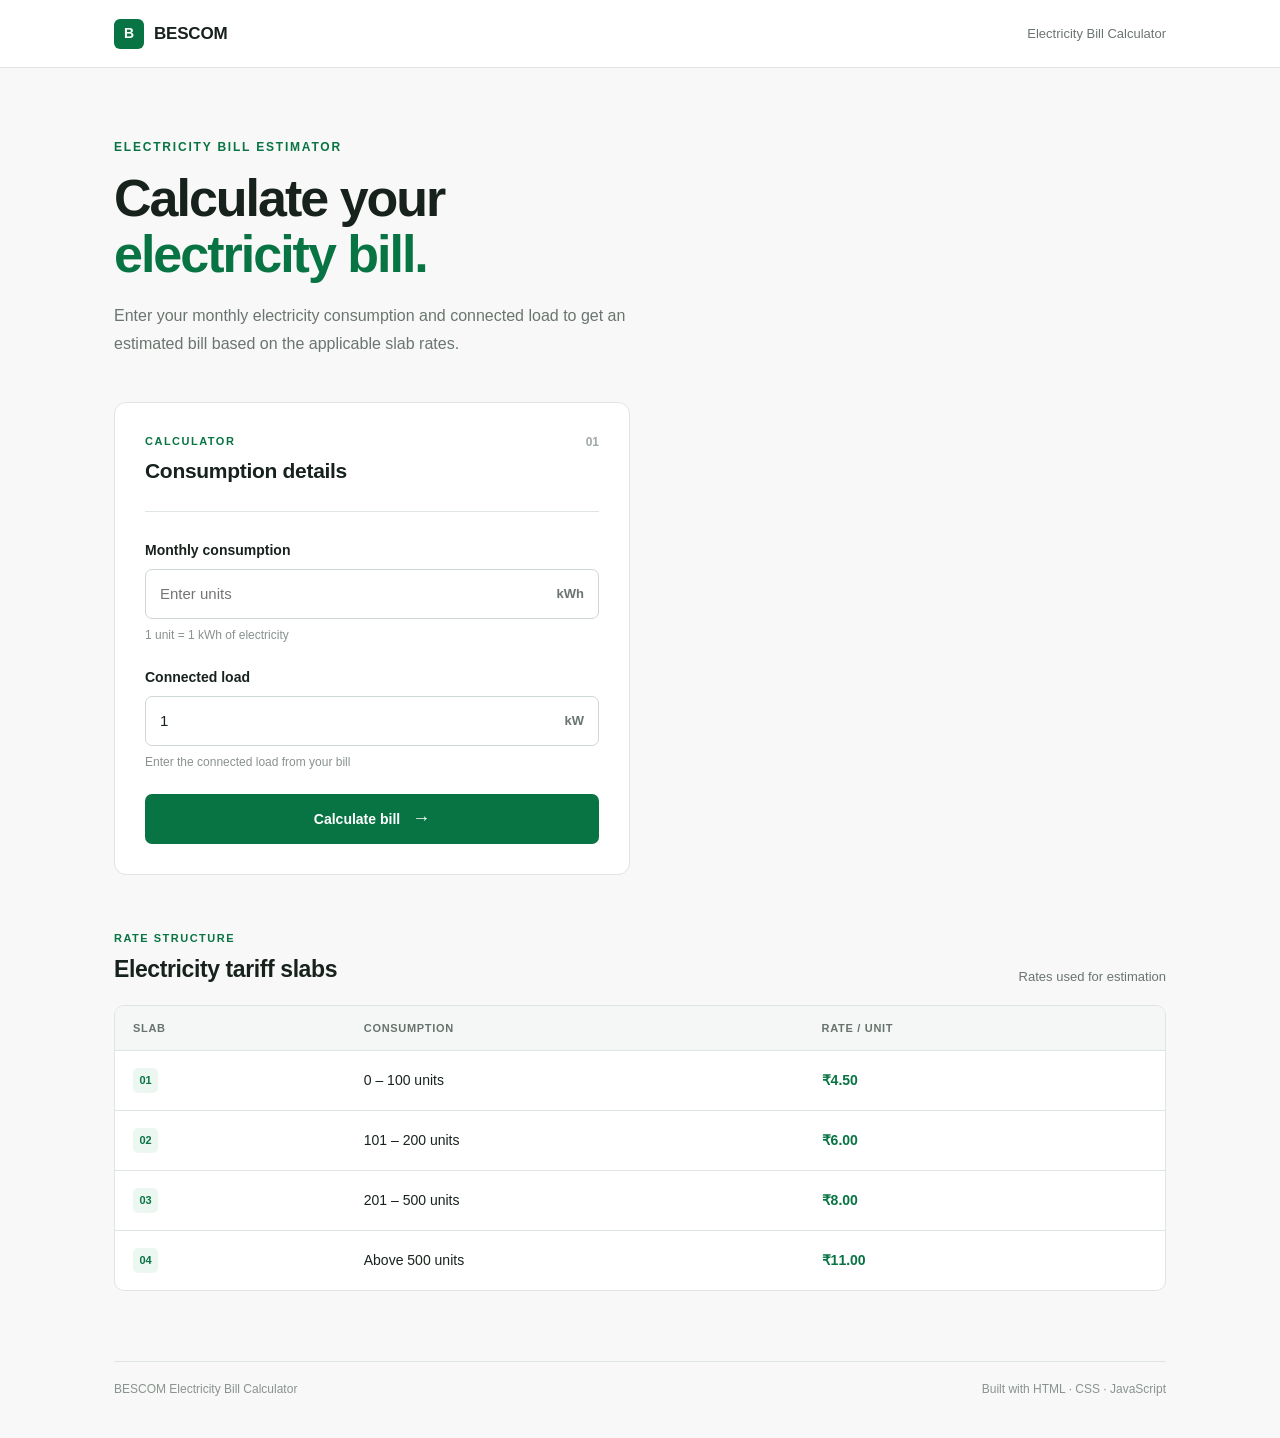
<file: index.html>
<!DOCTYPE html>
<html lang="en">

<head>

    <meta charset="UTF-8">

    <meta name="viewport" content="width=device-width, initial-scale=1.0">

    <title>BESCOM Electricity Bill Calculator</title>

    <link rel="stylesheet" href="style.css">

</head>


<body>

    <!-- Navigation -->

    <nav class="navbar">

        <div class="nav-container">

            <div class="brand">
                <span class="brand-mark">B</span>
                <span>BESCOM</span>
            </div>

            <span class="nav-label">
                Electricity Bill Calculator
            </span>

        </div>

    </nav>


    <!-- Main -->

    <main class="container">


        <!-- Page heading -->

        <section class="hero">

            <p class="eyebrow">ELECTRICITY BILL ESTIMATOR</p>

            <h1>
                Calculate your<br>
                <span>electricity bill.</span>
            </h1>

            <p class="hero-text">
                Enter your monthly electricity consumption and connected
                load to get an estimated bill based on the applicable slab rates.
            </p>

        </section>



        <!-- Calculator -->

        <section class="calculator-layout">


            <!-- Input card -->

            <div class="card calculator-card">

                <div class="card-header">

                    <div>

                        <p class="section-label">CALCULATOR</p>

                        <h2>Consumption details</h2>

                    </div>

                    <div class="card-number">
                        01
                    </div>

                </div>


                <div class="form">


                    <!-- Units -->

                    <div class="field">

                        <label for="units">
                            Monthly consumption
                        </label>

                        <div class="input-container">

                            <input
                                type="number"
                                id="units"
                                placeholder="Enter units"
                                min="0"
                            >

                            <span>kWh</span>

                        </div>

                        <small>
                            1 unit = 1 kWh of electricity
                        </small>

                    </div>


                    <!-- Load -->

                    <div class="field">

                        <label for="load">
                            Connected load
                        </label>

                        <div class="input-container">

                            <input
                                type="number"
                                id="load"
                                placeholder="Enter load"
                                min="0"
                                step="0.1"
                                value="1"
                            >

                            <span>kW</span>

                        </div>

                        <small>
                            Enter the connected load from your bill
                        </small>

                    </div>


                    <button
                        id="calculateBtn"
                        class="calculate-button"
                    >

                        Calculate bill

                        <span>→</span>

                    </button>

                </div>

            </div>



            <!-- Result -->

            <div
                id="result"
                class="card result-card hidden"
            >

                <div class="card-header">

                    <div>

                        <p class="section-label">
                            ESTIMATED BILL
                        </p>

                        <h2>Your estimate</h2>

                    </div>

                    <div class="card-number">
                        02
                    </div>

                </div>


                <div class="total-section">

                    <span>Total payable</span>

                    <strong>
                        ₹<span id="totalBill">0</span>
                    </strong>

                </div>


                <div class="breakdown">


                    <div class="breakdown-row">

                        <span>
                            Energy charges
                        </span>

                        <strong>
                            ₹<span id="energyCharge">0</span>
                        </strong>

                    </div>


                    <div class="breakdown-row">

                        <span>
                            Fixed charges
                        </span>

                        <strong>
                            ₹<span id="fixedCharge">0</span>
                        </strong>

                    </div>


                    <div class="breakdown-row">

                        <span>
                            Consumption
                        </span>

                        <strong>
                            <span id="displayUnits">0</span> kWh
                        </strong>

                    </div>


                </div>


                <div class="result-note">

                    <span class="check">✓</span>

                    <p>
                        Calculation completed successfully.
                    </p>

                </div>


                <p class="disclaimer">

                    This is an estimated amount. Actual bills may vary
                    depending on taxes, adjustments, subsidies and other
                    applicable charges.

                </p>

            </div>


        </section>



        <!-- Tariff section -->

        <section class="tariff-section">

            <div class="tariff-heading">

                <div>

                    <p class="section-label">
                        RATE STRUCTURE
                    </p>

                    <h2>Electricity tariff slabs</h2>

                </div>

                <p>
                    Rates used for estimation
                </p>

            </div>


            <div class="table-wrapper">

                <table>

                    <thead>

                        <tr>

                            <th>
                                Slab
                            </th>

                            <th>
                                Consumption
                            </th>

                            <th>
                                Rate / unit
                            </th>

                        </tr>

                    </thead>


                    <tbody>

                        <tr>

                            <td>
                                <span class="slab-number">
                                    01
                                </span>
                            </td>

                            <td>
                                0 – 100 units
                            </td>

                            <td>
                                ₹4.50
                            </td>

                        </tr>


                        <tr>

                            <td>
                                <span class="slab-number">
                                    02
                                </span>
                            </td>

                            <td>
                                101 – 200 units
                            </td>

                            <td>
                                ₹6.00
                            </td>

                        </tr>


                        <tr>

                            <td>
                                <span class="slab-number">
                                    03
                                </span>
                            </td>

                            <td>
                                201 – 500 units
                            </td>

                            <td>
                                ₹8.00
                            </td>

                        </tr>


                        <tr>

                            <td>
                                <span class="slab-number">
                                    04
                                </span>
                            </td>

                            <td>
                                Above 500 units
                            </td>

                            <td>
                                ₹11.00
                            </td>

                        </tr>

                    </tbody>

                </table>

            </div>

        </section>


        <!-- Footer -->

        <footer>

            <div class="footer-line"></div>

            <div class="footer-content">

                <span>
                    BESCOM Electricity Bill Calculator
                </span>

                <span>
                    Built with HTML · CSS · JavaScript
                </span>

            </div>

        </footer>


    </main>


    <script src="script.js"></script>

</body>

</html>
</file>
<file: style.css>
/* =========================================
   RESET
========================================= */

* {
    margin: 0;
    padding: 0;
    box-sizing: border-box;
}


/* =========================================
   ROOT
========================================= */

:root {

    --green: #087443;
    --green-dark: #075b36;
    --green-light: #edf7f2;

    --text: #18221d;
    --muted: #6b756f;

    --border: #dfe5e1;

    --background: #f7f8f7;
    --white: #ffffff;

}


/* =========================================
   BODY
========================================= */

body {

    font-family:
        -apple-system,
        BlinkMacSystemFont,
        "Segoe UI",
        Roboto,
        Arial,
        sans-serif;

    background: var(--background);

    color: var(--text);

    line-height: 1.5;

}


/* =========================================
   NAVBAR
========================================= */

.navbar {

    height: 68px;

    background: var(--white);

    border-bottom: 1px solid var(--border);

}


.nav-container {

    max-width: 1100px;

    height: 100%;

    margin: auto;

    padding: 0 24px;

    display: flex;

    align-items: center;

    justify-content: space-between;

}


.brand {

    display: flex;

    align-items: center;

    gap: 10px;

    font-size: 17px;

    font-weight: 700;

    letter-spacing: -0.2px;

}


.brand-mark {

    width: 30px;

    height: 30px;

    display: flex;

    align-items: center;

    justify-content: center;

    background: var(--green);

    color: white;

    border-radius: 6px;

    font-size: 14px;

}


.nav-label {

    font-size: 13px;

    color: var(--muted);

}


/* =========================================
   MAIN CONTAINER
========================================= */

.container {

    max-width: 1100px;

    margin: auto;

    padding: 70px 24px 40px;

}


/* =========================================
   HERO
========================================= */

.hero {

    max-width: 650px;

    margin-bottom: 45px;

}


.eyebrow {

    font-size: 12px;

    font-weight: 700;

    letter-spacing: 1.8px;

    color: var(--green);

    margin-bottom: 14px;

}


.hero h1 {

    font-size: 52px;

    line-height: 1.08;

    letter-spacing: -2px;

    font-weight: 700;

    margin-bottom: 20px;

}


.hero h1 span {

    color: var(--green);

}


.hero-text {

    max-width: 560px;

    font-size: 16px;

    line-height: 1.7;

    color: var(--muted);

}


/* =========================================
   CALCULATOR LAYOUT
========================================= */

.calculator-layout {

    display: grid;

    grid-template-columns: 1fr 1fr;

    gap: 20px;

    align-items: start;

}


/* =========================================
   CARD
========================================= */

.card {

    background: var(--white);

    border: 1px solid var(--border);

    border-radius: 12px;

    padding: 30px;

}


/* =========================================
   CARD HEADER
========================================= */

.card-header {

    display: flex;

    align-items: flex-start;

    justify-content: space-between;

    padding-bottom: 24px;

    border-bottom: 1px solid var(--border);

    margin-bottom: 28px;

}


.section-label {

    color: var(--green);

    font-size: 11px;

    font-weight: 700;

    letter-spacing: 1.5px;

    margin-bottom: 6px;

}


.card-header h2 {

    font-size: 21px;

    letter-spacing: -0.3px;

}


.card-number {

    color: #a1aaa5;

    font-size: 12px;

    font-weight: 600;

}


/* =========================================
   FORM
========================================= */

.field {

    margin-bottom: 23px;

}


.field label {

    display: block;

    font-size: 14px;

    font-weight: 600;

    margin-bottom: 8px;

}


.input-container {

    position: relative;

}


.input-container input {

    width: 100%;

    height: 50px;

    padding: 0 60px 0 14px;

    border: 1px solid #cfd7d2;

    border-radius: 7px;

    background: white;

    color: var(--text);

    font-size: 15px;

    transition: border 0.15s ease,
                box-shadow 0.15s ease;

}


.input-container input:hover {

    border-color: #aab5ae;

}


.input-container input:focus {

    outline: none;

    border-color: var(--green);

    box-shadow:
        0 0 0 3px rgba(8, 116, 67, 0.09);

}


.input-container span {

    position: absolute;

    right: 15px;

    top: 50%;

    transform: translateY(-50%);

    font-size: 13px;

    color: var(--muted);

    font-weight: 600;

}


.field small {

    display: block;

    margin-top: 7px;

    color: #89928d;

    font-size: 12px;

}


/* =========================================
   BUTTON
========================================= */

.calculate-button {

    width: 100%;

    height: 50px;

    border: none;

    border-radius: 7px;

    background: var(--green);

    color: white;

    font-size: 14px;

    font-weight: 600;

    cursor: pointer;

    display: flex;

    align-items: center;

    justify-content: center;

    gap: 12px;

    margin-top: 8px;

    transition:
        background 0.15s ease,
        transform 0.15s ease;

}


.calculate-button:hover {

    background: var(--green-dark);

}


.calculate-button:active {

    transform: scale(0.99);

}


.calculate-button span {

    font-size: 18px;

}


/* =========================================
   RESULT
========================================= */

.result-card {

    border-top: 3px solid var(--green);

}


.total-section {

    padding: 4px 0 26px;

}


.total-section span {

    display: block;

    font-size: 13px;

    color: var(--muted);

    margin-bottom: 4px;

}


.total-section strong {

    font-size: 42px;

    line-height: 1.2;

    letter-spacing: -1.5px;

    color: var(--green);

}


.breakdown {

    border-top: 1px solid var(--border);

}


.breakdown-row {

    display: flex;

    justify-content: space-between;

    align-items: center;

    padding: 15px 0;

    border-bottom: 1px solid var(--border);

    font-size: 14px;

}


.breakdown-row span {

    color: var(--muted);

}


.breakdown-row strong {

    font-weight: 600;

    color: var(--text);

}


/* =========================================
   RESULT MESSAGE
========================================= */

.result-note {

    display: flex;

    align-items: center;

    gap: 10px;

    margin-top: 22px;

    padding: 12px 14px;

    background: var(--green-light);

    border-radius: 7px;

}


.check {

    width: 22px;

    height: 22px;

    border-radius: 50%;

    display: flex;

    align-items: center;

    justify-content: center;

    background: var(--green);

    color: white;

    font-size: 12px;

}


.result-note p {

    font-size: 12px;

    color: var(--green-dark);

    font-weight: 500;

}


.disclaimer {

    margin-top: 17px;

    color: #89928d;

    font-size: 11px;

    line-height: 1.6;

}


/* =========================================
   HIDDEN
========================================= */

.hidden {

    display: none;

}


/* =========================================
   TARIFF SECTION
========================================= */

.tariff-section {

    margin-top: 55px;

}


.tariff-heading {

    display: flex;

    align-items: flex-end;

    justify-content: space-between;

    margin-bottom: 18px;

}


.tariff-heading h2 {

    font-size: 23px;

    letter-spacing: -0.4px;

}


.tariff-heading > p {

    font-size: 13px;

    color: var(--muted);

}


.table-wrapper {

    background: white;

    border: 1px solid var(--border);

    border-radius: 10px;

    overflow: hidden;

}


table {

    width: 100%;

    border-collapse: collapse;

}


thead {

    background: #f5f7f6;

}


th {

    text-align: left;

    padding: 14px 18px;

    font-size: 11px;

    color: #68736d;

    font-weight: 700;

    text-transform: uppercase;

    letter-spacing: 0.7px;

}


td {

    padding: 17px 18px;

    border-top: 1px solid var(--border);

    font-size: 14px;

}


td:last-child {

    color: var(--green);

    font-weight: 700;

}


.slab-number {

    display: inline-flex;

    align-items: center;

    justify-content: center;

    width: 25px;

    height: 25px;

    border-radius: 5px;

    background: var(--green-light);

    color: var(--green);

    font-size: 11px;

    font-weight: 700;

}


/* =========================================
   FOOTER
========================================= */

footer {

    margin-top: 70px;

}


.footer-line {

    height: 1px;

    background: var(--border);

}


.footer-content {

    display: flex;

    justify-content: space-between;

    padding-top: 18px;

    color: #8a938e;

    font-size: 12px;

}


/* =========================================
   RESPONSIVE
========================================= */

@media (max-width: 750px) {

    .container {

        padding-top: 45px;

    }


    .hero h1 {

        font-size: 42px;

    }


    .calculator-layout {

        grid-template-columns: 1fr;

    }

}


@media (max-width: 500px) {

    .nav-label {

        display: none;

    }


    .container {

        padding-left: 16px;

        padding-right: 16px;

    }


    .hero h1 {

        font-size: 36px;

        letter-spacing: -1.5px;

    }


    .hero-text {

        font-size: 14px;

    }


    .card {

        padding: 22px;

    }


    .total-section strong {

        font-size: 36px;

    }


    .tariff-heading {

        display: block;

    }


    .tariff-heading > p {

        margin-top: 5px;

    }


    th,
    td {

        padding: 13px 12px;

    }


    .footer-content {

        display: block;

        line-height: 1.8;

    }

}
</file>
